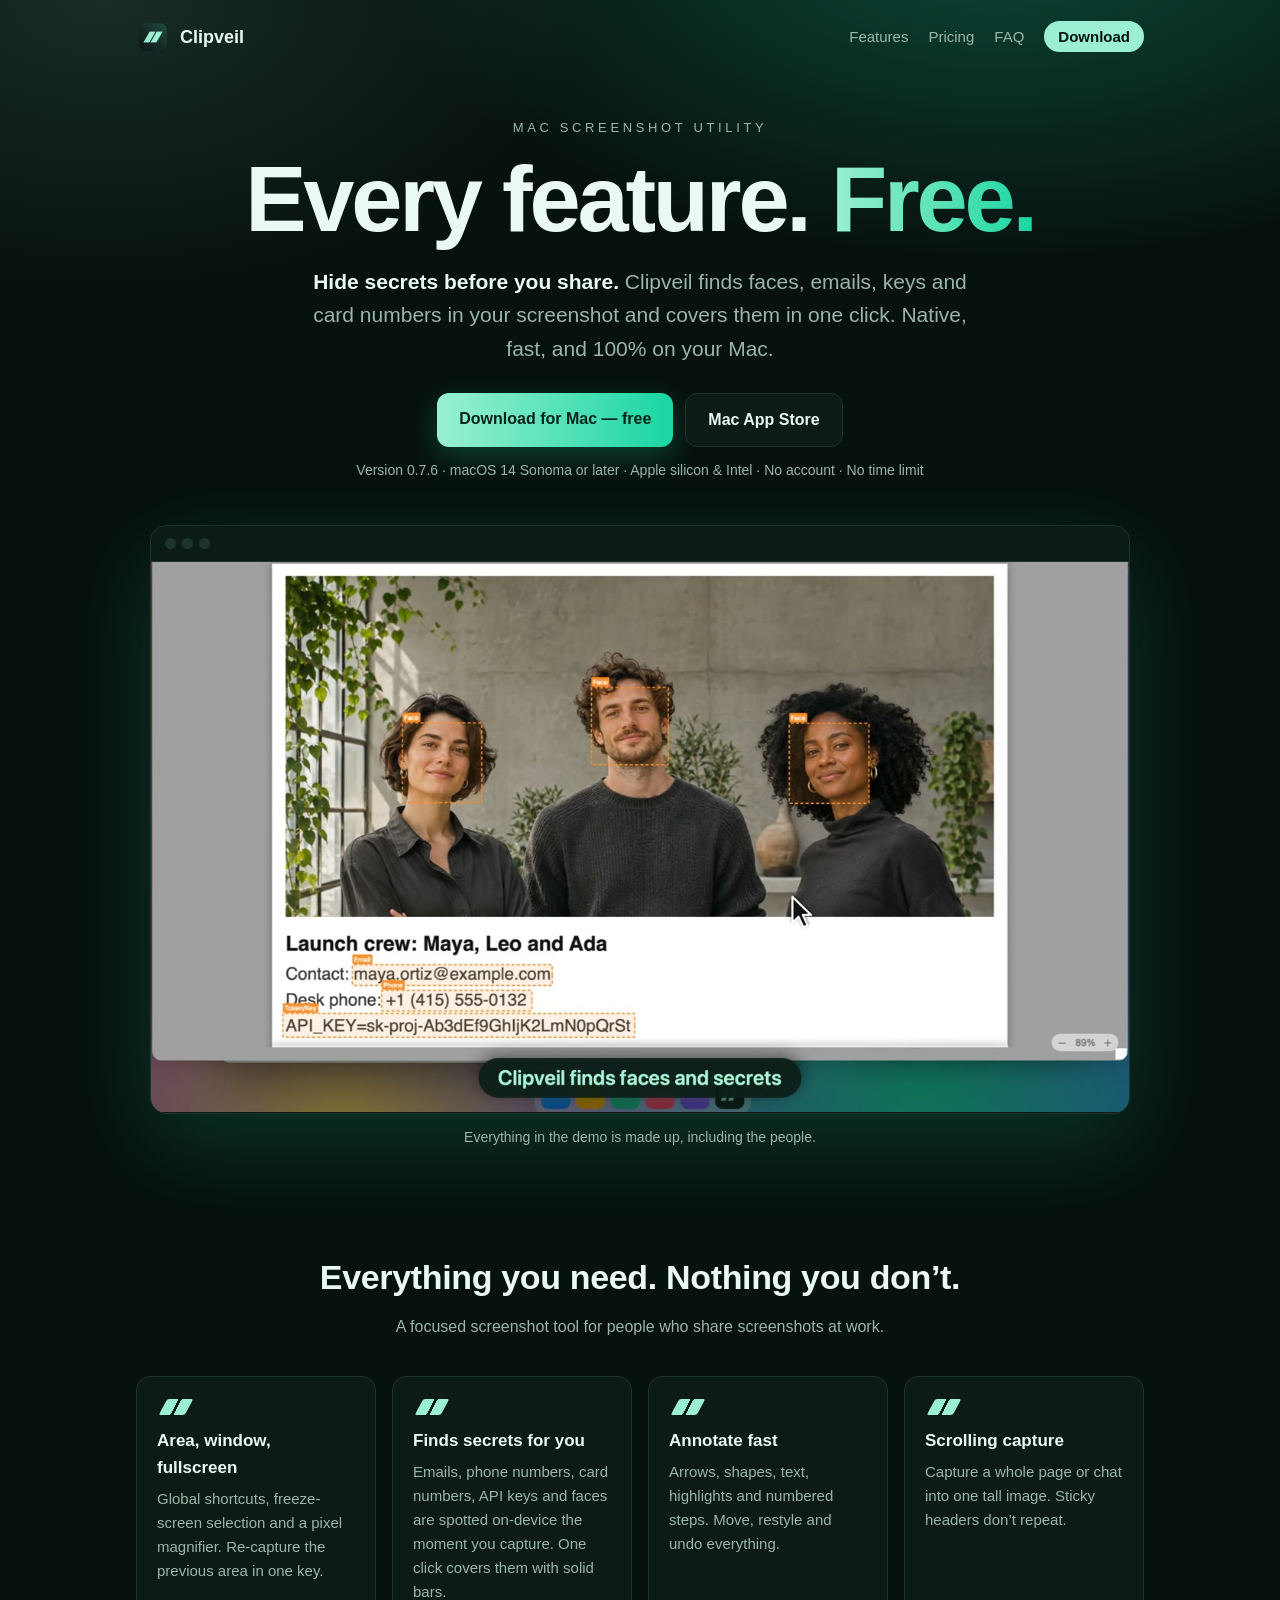
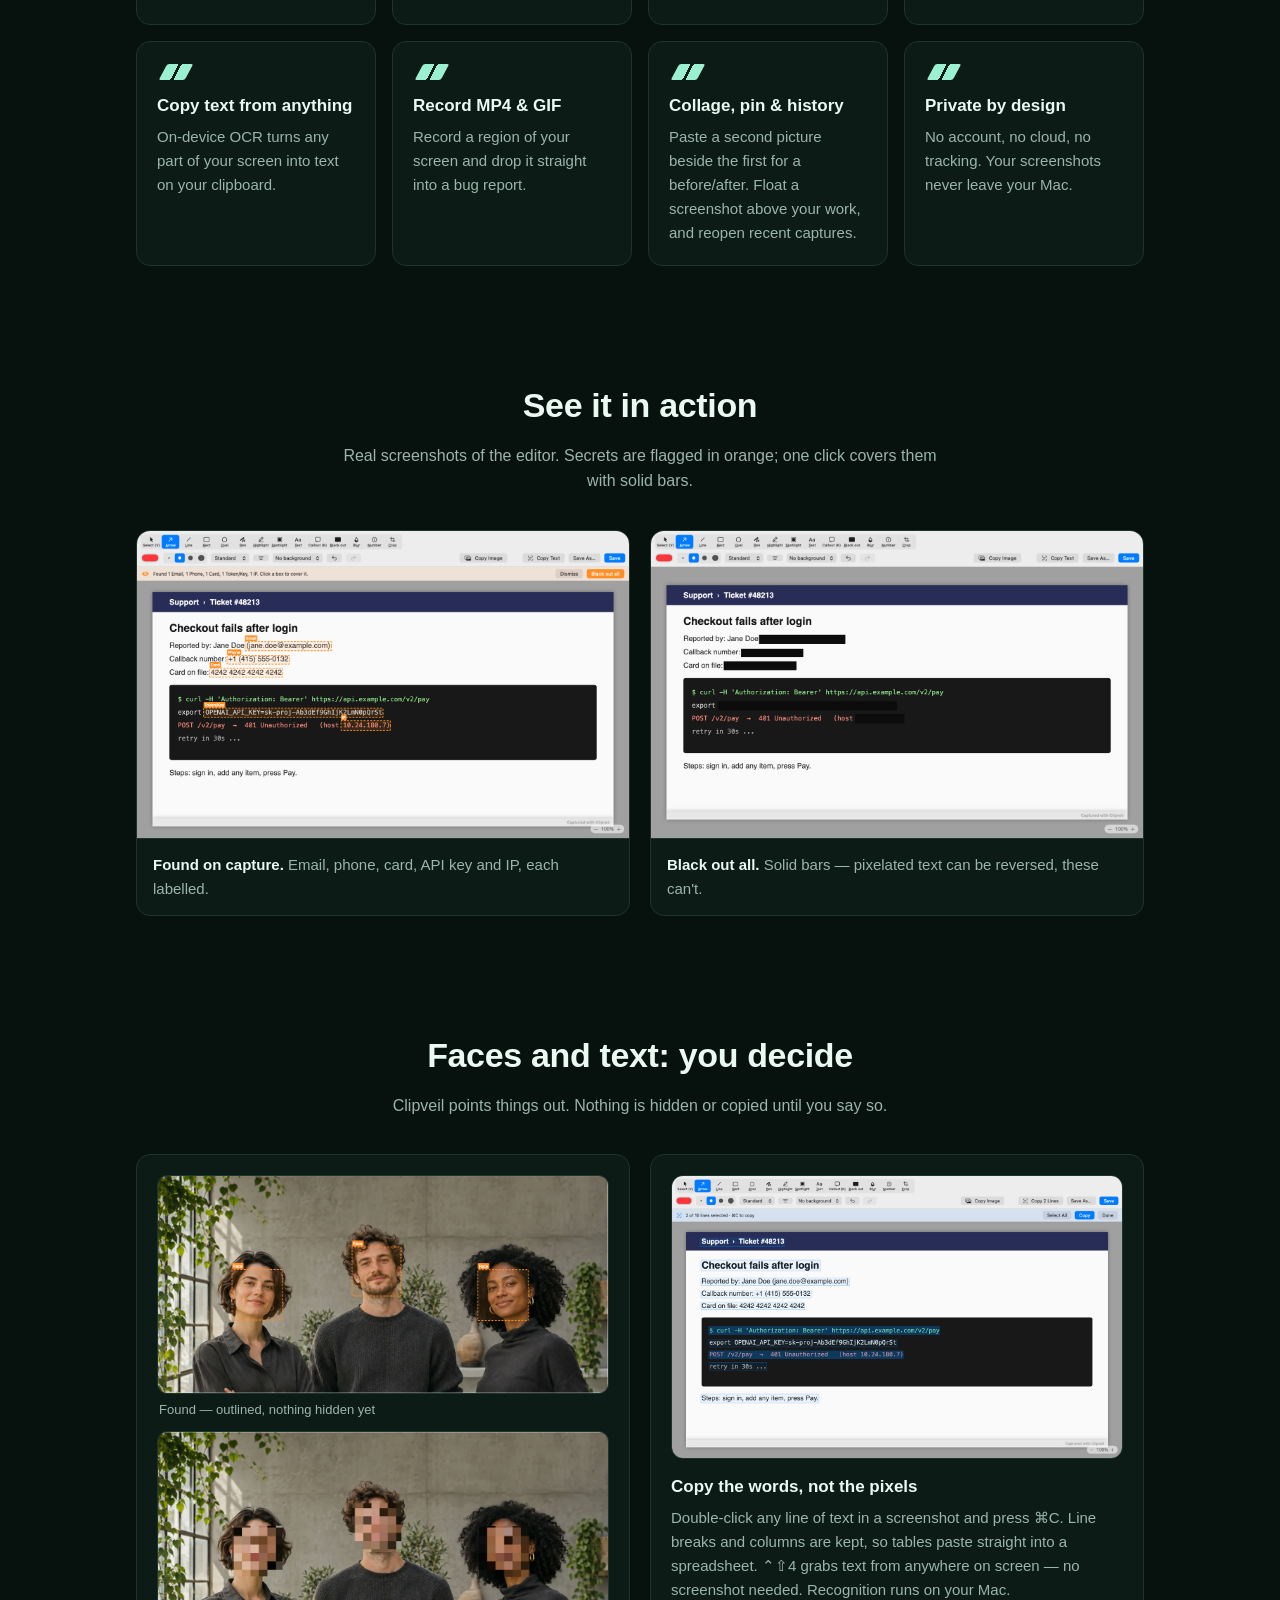
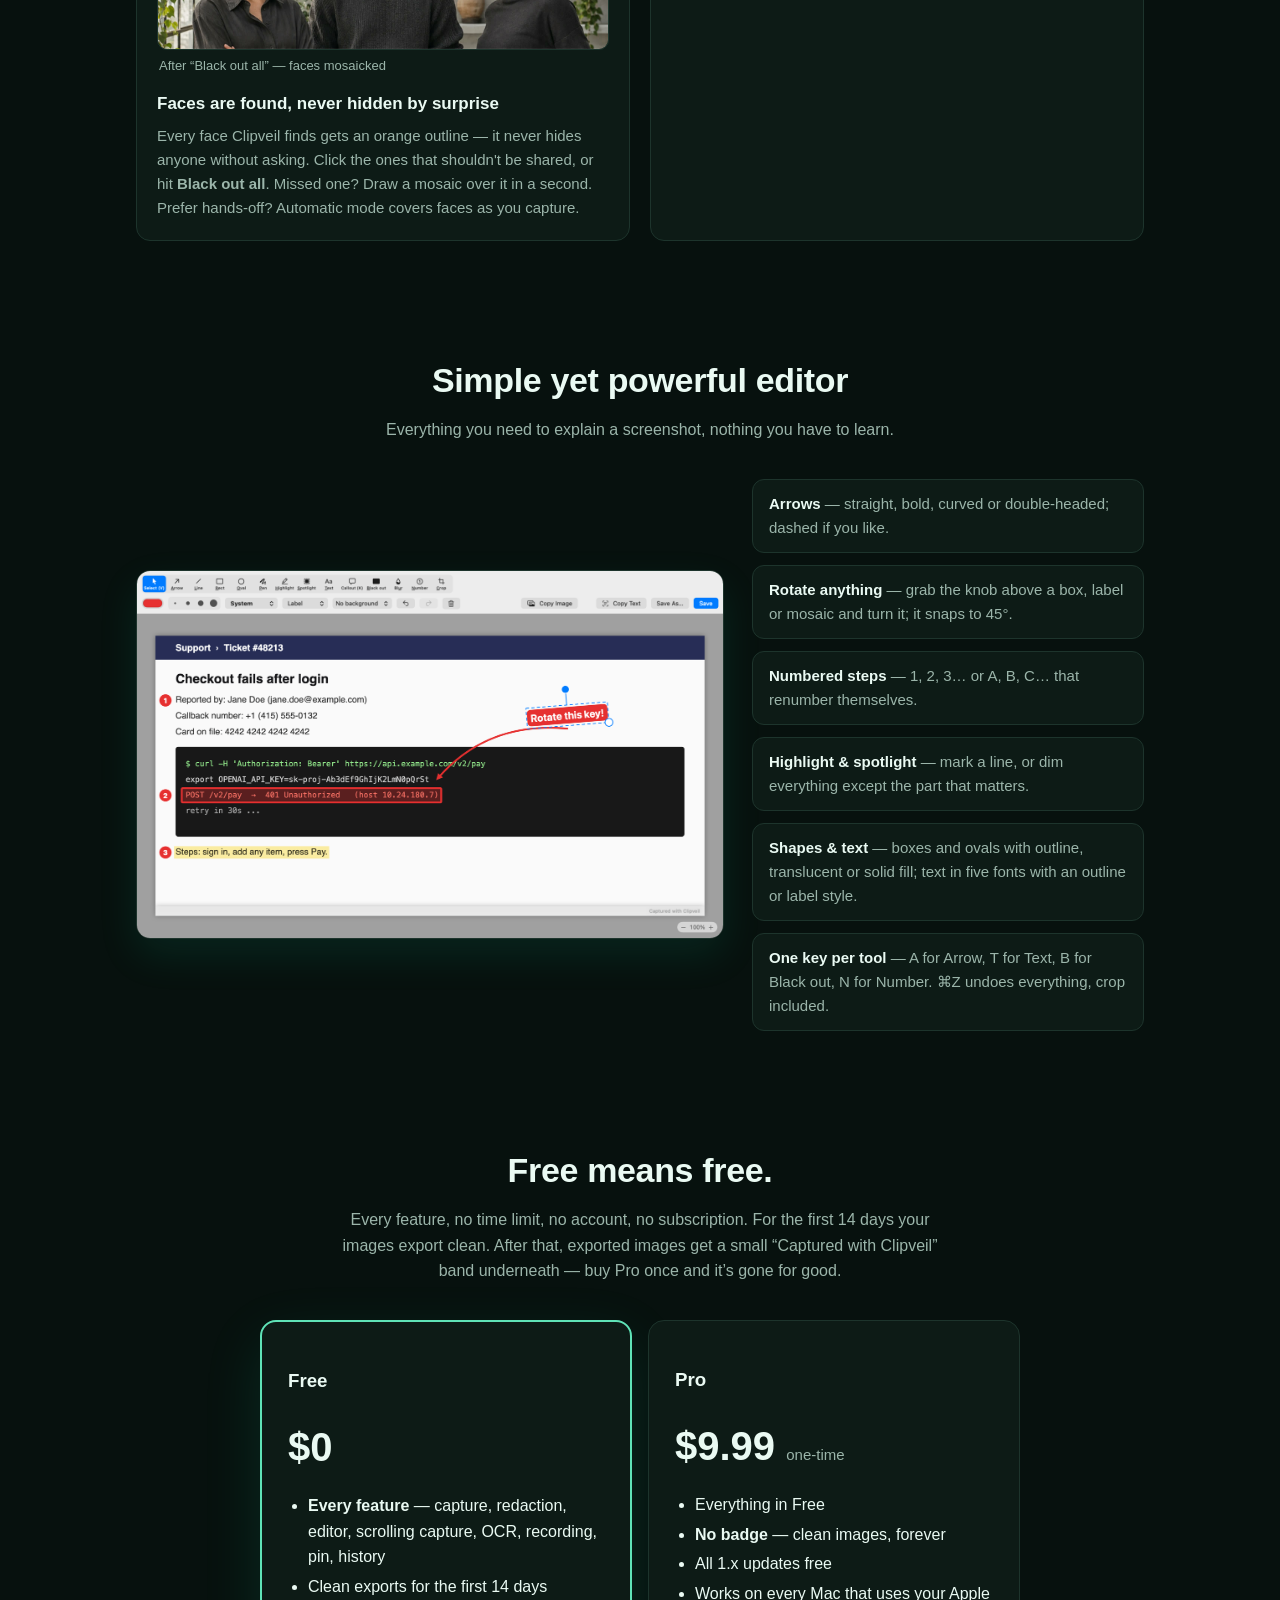
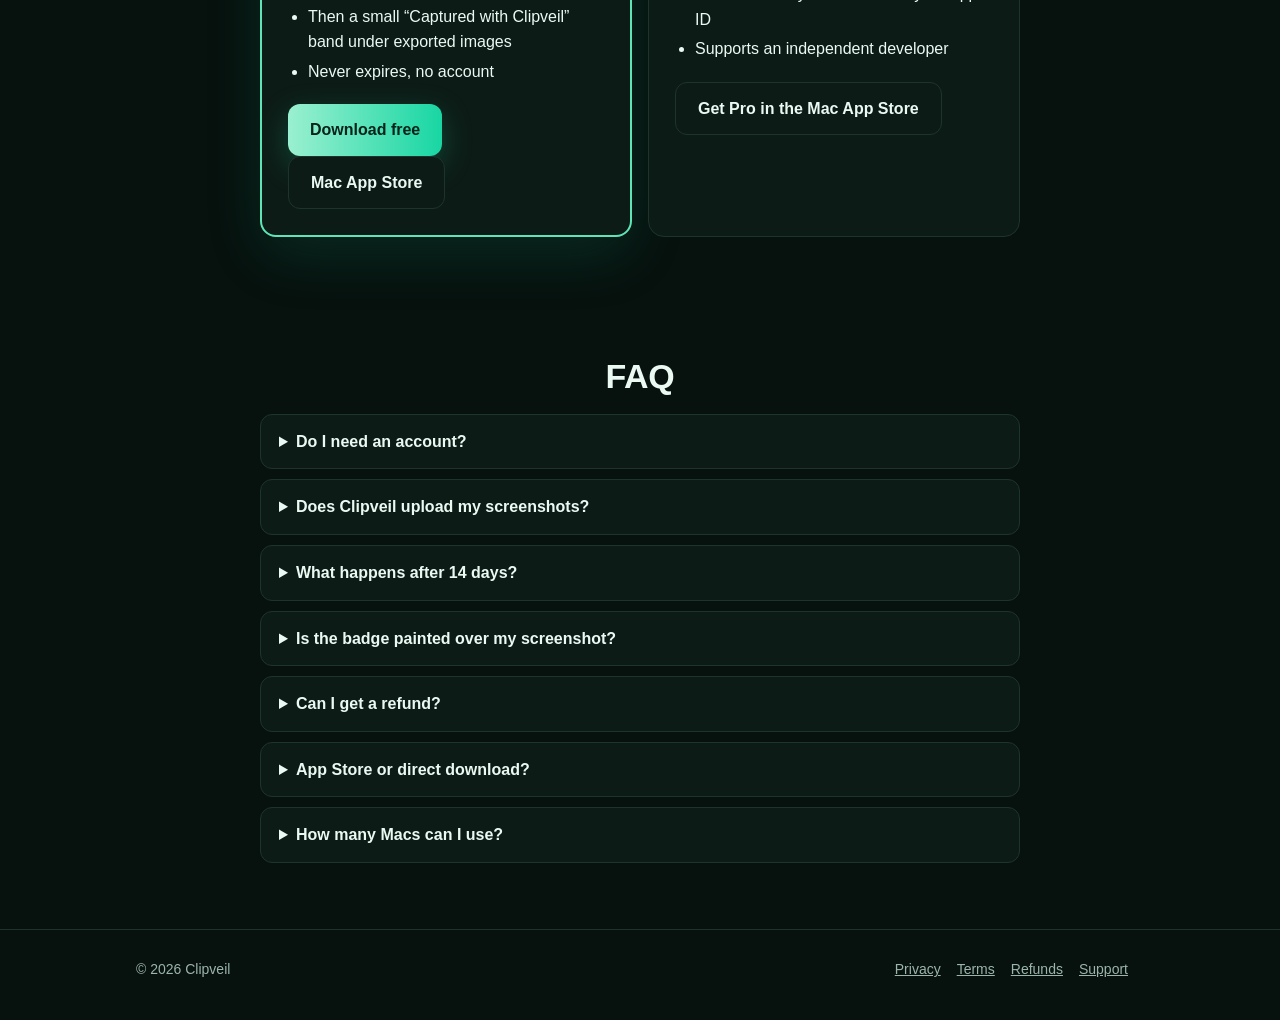
<file: index.html>
<!doctype html>
<html lang="en">
<head>
<meta charset="utf-8">
<meta name="viewport" content="width=device-width, initial-scale=1">
<title>Clipveil — every feature free. Hide secrets before you share.</title>
<meta name="description" content="Clipveil is a free, private macOS screenshot tool: capture, hide faces and secrets in one click, annotate and share — nothing ever leaves your Mac.">
<meta name="theme-color" content="#07110e">
<meta property="og:title" content="Clipveil — every feature free">
<meta property="og:description" content="The Mac screenshot tool that finds faces, emails, keys and card numbers and hides them in one click.">
<meta property="og:image" content="https://clipveil.app/img/demo-poster.jpg">
<link rel="icon" href="icon.png">
<link rel="stylesheet" href="style.css">
</head>
<body>
<div class="glow"></div>
<div class="wrap">
  <nav>
    <a class="brand" href="index.html"><img src="icon.png" alt="">Clipveil</a>
    <div class="links"><a href="#features">Features</a><a href="#pricing">Pricing</a><a href="#faq">FAQ</a><a class="keep pill" href="releases/Clipveil-latest.dmg">Download</a></div>
  </nav>

  <header class="hero">
    <p class="tag">Mac screenshot utility</p>
    <h1>Every feature. <span class="grad">Free.</span></h1>
    <p class="lead"><b>Hide secrets before you share.</b> Clipveil finds faces, emails, keys and card numbers in your screenshot and covers them in one click. Native, fast, and 100% on your Mac.</p>
    <div class="cta">
      <a class="btn primary" href="releases/Clipveil-latest.dmg">Download for Mac — free</a>
      <a class="btn ghost" href="https://apps.apple.com/app/clipveil/id6825523061">Mac App Store</a>
    </div>
    <p class="fine">Version 0.7.6 · macOS 14 Sonoma or later · Apple silicon &amp; Intel · No account · No time limit</p>

    <div class="demo">
      <div class="bar"><i></i><i></i><i></i></div>
      <video class="gif" src="img/demo.mp4" poster="img/demo-poster.jpg" autoplay muted loop playsinline width="1280" height="720" aria-label="Demo: Clipveil captures part of a desktop, outlines three faces, an email, a phone number and an API key, hides them all with one click, copies text from the image, then adds a highlight, a number, an arrow and a tilted callout"></video>
    </div>
    <p class="fine">Everything in the demo is made up, including the people.</p>
  </header>
</div>

<section id="features">
  <div class="wrap">
    <h2>Everything you need. Nothing you don’t.</h2>
    <p class="sub">A focused screenshot tool for people who share screenshots at work.</p>
    <div class="grid">
      <div class="card"><div class="mark"></div><h3>Area, window, fullscreen</h3><p>Global shortcuts, freeze-screen selection and a pixel magnifier. Re-capture the previous area in one key.</p></div>
      <div class="card"><div class="mark"></div><h3>Finds secrets for you</h3><p>Emails, phone numbers, card numbers, API keys and faces are spotted on-device the moment you capture. One click covers them with solid bars.</p></div>
      <div class="card"><div class="mark"></div><h3>Annotate fast</h3><p>Arrows, shapes, text, highlights and numbered steps. Move, restyle and undo everything.</p></div>
      <div class="card"><div class="mark"></div><h3>Scrolling capture</h3><p>Capture a whole page or chat into one tall image. Sticky headers don’t repeat.</p></div>
      <div class="card"><div class="mark"></div><h3>Copy text from anything</h3><p>On-device OCR turns any part of your screen into text on your clipboard.</p></div>
      <div class="card"><div class="mark"></div><h3>Record MP4 &amp; GIF</h3><p>Record a region of your screen and drop it straight into a bug report.</p></div>
      <div class="card"><div class="mark"></div><h3>Collage, pin &amp; history</h3><p>Paste a second picture beside the first for a before/after. Float a screenshot above your work, and reopen recent captures.</p></div>
      <div class="card"><div class="mark"></div><h3>Private by design</h3><p>No account, no cloud, no tracking. Your screenshots never leave your Mac.</p></div>
    </div>
  </div>
</section>

<section id="action">
  <div class="wrap">
    <h2>See it in action</h2>
    <p class="sub">Real screenshots of the editor. Secrets are flagged in orange; one click covers them with solid bars.</p>
    <div class="shots">
      <figure><img src="img/detect.png" alt="Editor right after a capture: five secrets outlined in orange with labels, and a banner offering Black out all" loading="lazy"><figcaption><b>Found on capture.</b> Email, phone, card, API key and IP, each labelled.</figcaption></figure>
      <figure><img src="img/blackout.png" alt="The same capture after Black out all: the secrets are covered by solid black bars, everything else is readable" loading="lazy"><figcaption><b>Black out all.</b> Solid bars — pixelated text can be reversed, these can't.</figcaption></figure>
    </div>
  </div>
</section>

<section id="control">
  <div class="wrap">
    <h2>Faces and text: you decide</h2>
    <p class="sub">Clipveil points things out. Nothing is hidden or copied until you say so.</p>
    <div class="duo">
      <div class="card">
        <div class="pair">
          <figure><img src="img/faces-found.jpg" alt="A photo of three people in the Clipveil editor: each face outlined in orange with a Face label, none hidden yet" loading="lazy"><figcaption>Found — outlined, nothing hidden yet</figcaption></figure>
          <figure><img src="img/faces-hidden.jpg" alt="The same photo with every face covered by a mosaic" loading="lazy"><figcaption>After “Black out all” — faces mosaicked</figcaption></figure>
        </div>
        <h3>Faces are found, never hidden by surprise</h3>
        <p>Every face Clipveil finds gets an orange outline — it never hides anyone without asking. Click the ones that shouldn't be shared, or hit <b>Black out all</b>. Missed one? Draw a mosaic over it in a second. Prefer hands-off? Automatic mode covers faces as you capture.</p>
      </div>
      <div class="card">
        <img src="img/copytext.png" alt="Editor in text mode: every recognised line outlined, two lines selected, a Copy 2 Lines button" loading="lazy" class="cardimg">
        <h3>Copy the words, not the pixels</h3>
        <p>Double-click any line of text in a screenshot and press ⌘C. Line breaks and columns are kept, so tables paste straight into a spreadsheet. ⌃⇧4 grabs text from anywhere on screen — no screenshot needed. Recognition runs on your Mac.</p>
      </div>
    </div>
  </div>
</section>

<section id="editor">
  <div class="wrap">
    <h2>Simple yet powerful editor</h2>
    <p class="sub">Everything you need to explain a screenshot, nothing you have to learn.</p>
    <div class="editorgrid">
      <img src="img/editor.png" alt="The Clipveil editor: a curved red arrow pointing at an email, numbered steps 1 to 3, a translucent red box over a log line, a yellow highlight over a line of text, and a tilted red label reading Token leaked here with its rotation handle" loading="lazy">
      <ul class="toollist">
        <li><b>Arrows</b> — straight, bold, curved or double-headed; dashed if you like.</li>
        <li><b>Rotate anything</b> — grab the knob above a box, label or mosaic and turn it; it snaps to 45°.</li>
        <li><b>Numbered steps</b> — 1, 2, 3… or A, B, C… that renumber themselves.</li>
        <li><b>Highlight &amp; spotlight</b> — mark a line, or dim everything except the part that matters.</li>
        <li><b>Shapes &amp; text</b> — boxes and ovals with outline, translucent or solid fill; text in five fonts with an outline or label style.</li>
        <li><b>One key per tool</b> — A for Arrow, T for Text, B for Black out, N for Number. ⌘Z undoes everything, crop included.</li>
      </ul>
    </div>
  </div>
</section>

<section id="pricing">
  <div class="wrap">
    <h2>Free means free.</h2>
    <p class="sub">Every feature, no time limit, no account, no subscription. For the first 14 days your images export clean. After that, exported images get a small “Captured with Clipveil” band underneath — buy Pro once and it’s gone for good.</p>
    <div class="pricing">
      <div class="plan pro">
        <h3>Free</h3>
        <div class="price">$0</div>
        <ul>
          <li><b>Every feature</b> — capture, redaction, editor, scrolling capture, OCR, recording, pin, history</li>
          <li>Clean exports for the first 14 days</li>
          <li>Then a small “Captured with Clipveil” band under exported images</li>
          <li>Never expires, no account</li>
        </ul>
        <a class="btn primary" href="releases/Clipveil-latest.dmg">Download free</a>
        <a class="btn ghost" href="https://apps.apple.com/app/clipveil/id6825523061">Mac App Store</a>
      </div>
      <div class="plan">
        <h3>Pro</h3>
        <div class="price">$9.99 <small>one-time</small></div>
        <ul>
          <li>Everything in Free</li>
          <li><b>No badge</b> — clean images, forever</li>
          <li>All 1.x updates free</li>
          <li>Works on every Mac that uses your Apple ID</li>
          <li>Supports an independent developer</li>
        </ul>
        <a class="btn ghost" href="https://apps.apple.com/app/clipveil/id6825523061">Get Pro in the Mac App Store</a>
      </div>
    </div>
  </div>
</section>

<section id="faq" class="faq">
  <div class="wrap">
    <h2>FAQ</h2>
    <details><summary>Do I need an account?</summary><p>No. Download, grant Screen Recording permission, and start capturing. Pro is an optional purchase in the Mac App Store version.</p></details>
    <details><summary>Does Clipveil upload my screenshots?</summary><p>Never. Capturing, OCR and editing all happen on your Mac. The only network requests are the update check in the direct download and, in the Mac App Store version, Apple’s purchase check for Pro.</p></details>
    <details><summary>What happens after 14 days?</summary><p>Nothing stops working. Every feature stays free; images you copy, save or share simply get a small “Captured with Clipveil” band underneath. Pro removes it.</p></details>
    <details><summary>Is the badge painted over my screenshot?</summary><p>No. It’s a slim band added below the image, so nothing you captured is covered.</p></details>
    <details><summary>Can I get a refund?</summary><p>Pro is bought through the Mac App Store, so Apple handles refunds. See the <a href="refund.html">refund policy</a> for how to ask.</p></details>
    <details><summary>App Store or direct download?</summary><p>Both are the same app with every feature. Pro is sold only in the <a href="https://apps.apple.com/app/clipveil/id6825523061">Mac App Store</a> version, so get that one if you want images without the band. The direct download stays free and cannot be upgraded for now.</p></details>
    <details><summary>How many Macs can I use?</summary><p>Pro works on every Mac signed in to the Apple ID that bought it. Use Restore Purchases on a second Mac.</p></details>
  </div>
</section>

<footer>
  <div class="wrap">
    <div>© 2026 Clipveil</div>
    <div><a href="privacy.html">Privacy</a><a href="terms.html">Terms</a><a href="refund.html">Refunds</a><a href="mailto:support@clipveil.app">Support</a></div>
  </div>
</footer>
</body>
</html>
</file>
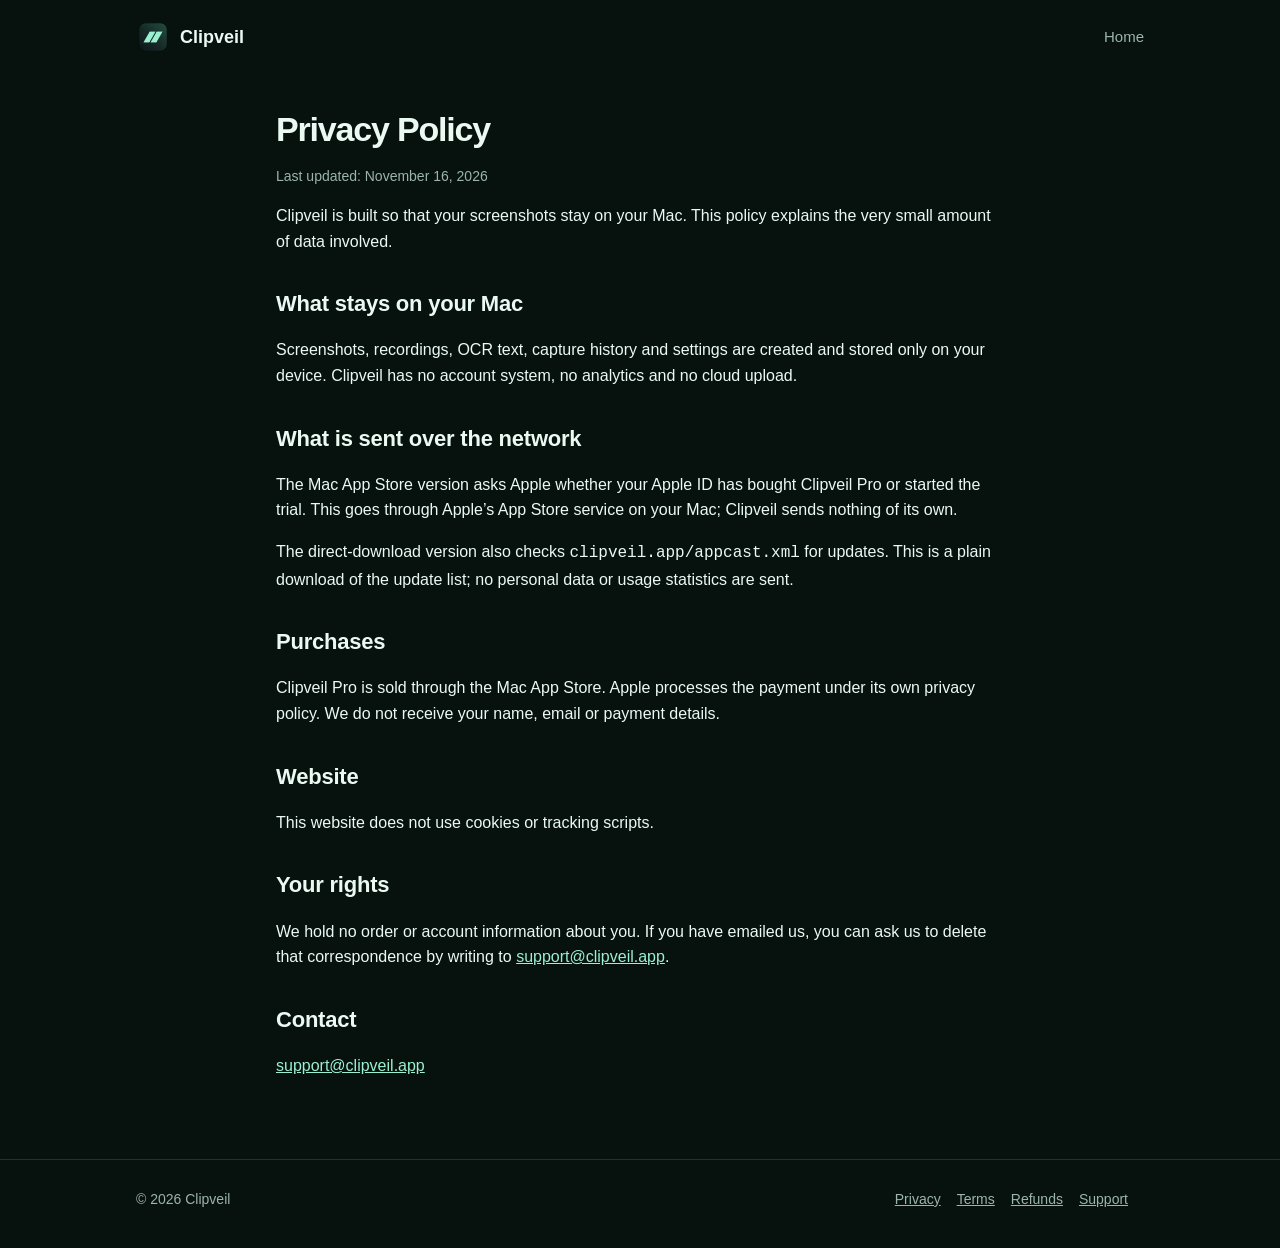
<file: privacy.html>
<!doctype html>
<html lang="en">
<head>
<meta charset="utf-8">
<meta name="viewport" content="width=device-width, initial-scale=1">
<title>Clipveil Privacy Policy</title>
<link rel="icon" href="icon.png">
<link rel="stylesheet" href="style.css">
</head>
<body>
<div class="wrap"><nav><a class="brand" href="index.html"><img src="icon.png" alt="">Clipveil</a><div class="links"><a class="keep" href="index.html">Home</a></div></nav></div>
<main class="doc">
<h1>Privacy Policy</h1>
<p class="fine">Last updated: November 16, 2026</p>

<p>Clipveil is built so that your screenshots stay on your Mac. This policy explains the very small amount of data involved.</p>
<h2>What stays on your Mac</h2>
<p>Screenshots, recordings, OCR text, capture history and settings are created and stored only on your device. Clipveil has no account system, no analytics and no cloud upload.</p>
<h2>What is sent over the network</h2>
<p>The Mac App Store version asks Apple whether your Apple ID has bought Clipveil Pro or started the trial. This goes through Apple’s App Store service on your Mac; Clipveil sends nothing of its own.</p>
<p>The direct-download version also checks <code>clipveil.app/appcast.xml</code> for updates. This is a plain download of the update list; no personal data or usage statistics are sent.</p>
<h2>Purchases</h2>
<p>Clipveil Pro is sold through the Mac App Store. Apple processes the payment under its own privacy policy. We do not receive your name, email or payment details.</p>
<h2>Website</h2>
<p>This website does not use cookies or tracking scripts.</p>
<h2>Your rights</h2>
<p>We hold no order or account information about you. If you have emailed us, you can ask us to delete that correspondence by writing to <a href="mailto:support@clipveil.app">support@clipveil.app</a>.</p>
<h2>Contact</h2>
<p><a href="mailto:support@clipveil.app">support@clipveil.app</a></p>

</main>
<footer><div class="wrap"><div>© 2026 Clipveil</div><div><a href="privacy.html">Privacy</a><a href="terms.html">Terms</a><a href="refund.html">Refunds</a><a href="mailto:support@clipveil.app">Support</a></div></div></footer>
</body>
</html>
</file>
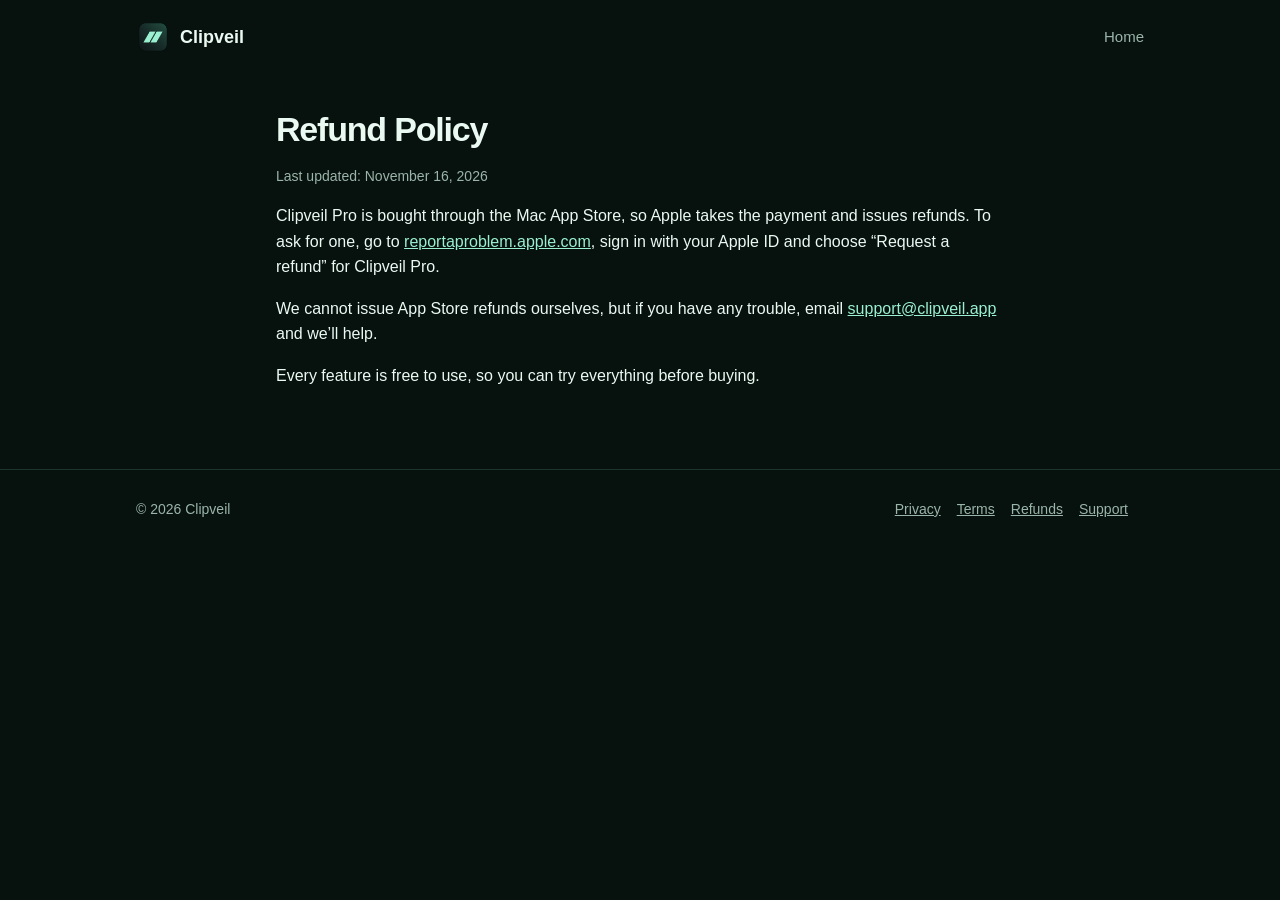
<file: refund.html>
<!doctype html>
<html lang="en">
<head>
<meta charset="utf-8">
<meta name="viewport" content="width=device-width, initial-scale=1">
<title>Clipveil Refund Policy</title>
<link rel="icon" href="icon.png">
<link rel="stylesheet" href="style.css">
</head>
<body>
<div class="wrap"><nav><a class="brand" href="index.html"><img src="icon.png" alt="">Clipveil</a><div class="links"><a class="keep" href="index.html">Home</a></div></nav></div>
<main class="doc">
<h1>Refund Policy</h1>
<p class="fine">Last updated: November 16, 2026</p>

<p>Clipveil Pro is bought through the Mac App Store, so Apple takes the payment and issues refunds. To ask for one, go to <a href="https://reportaproblem.apple.com">reportaproblem.apple.com</a>, sign in with your Apple ID and choose “Request a refund” for Clipveil Pro.</p>
<p>We cannot issue App Store refunds ourselves, but if you have any trouble, email <a href="mailto:support@clipveil.app">support@clipveil.app</a> and we’ll help.</p>
<p>Every feature is free to use, so you can try everything before buying.</p>

</main>
<footer><div class="wrap"><div>© 2026 Clipveil</div><div><a href="privacy.html">Privacy</a><a href="terms.html">Terms</a><a href="refund.html">Refunds</a><a href="mailto:support@clipveil.app">Support</a></div></div></footer>
</body>
</html>
</file>
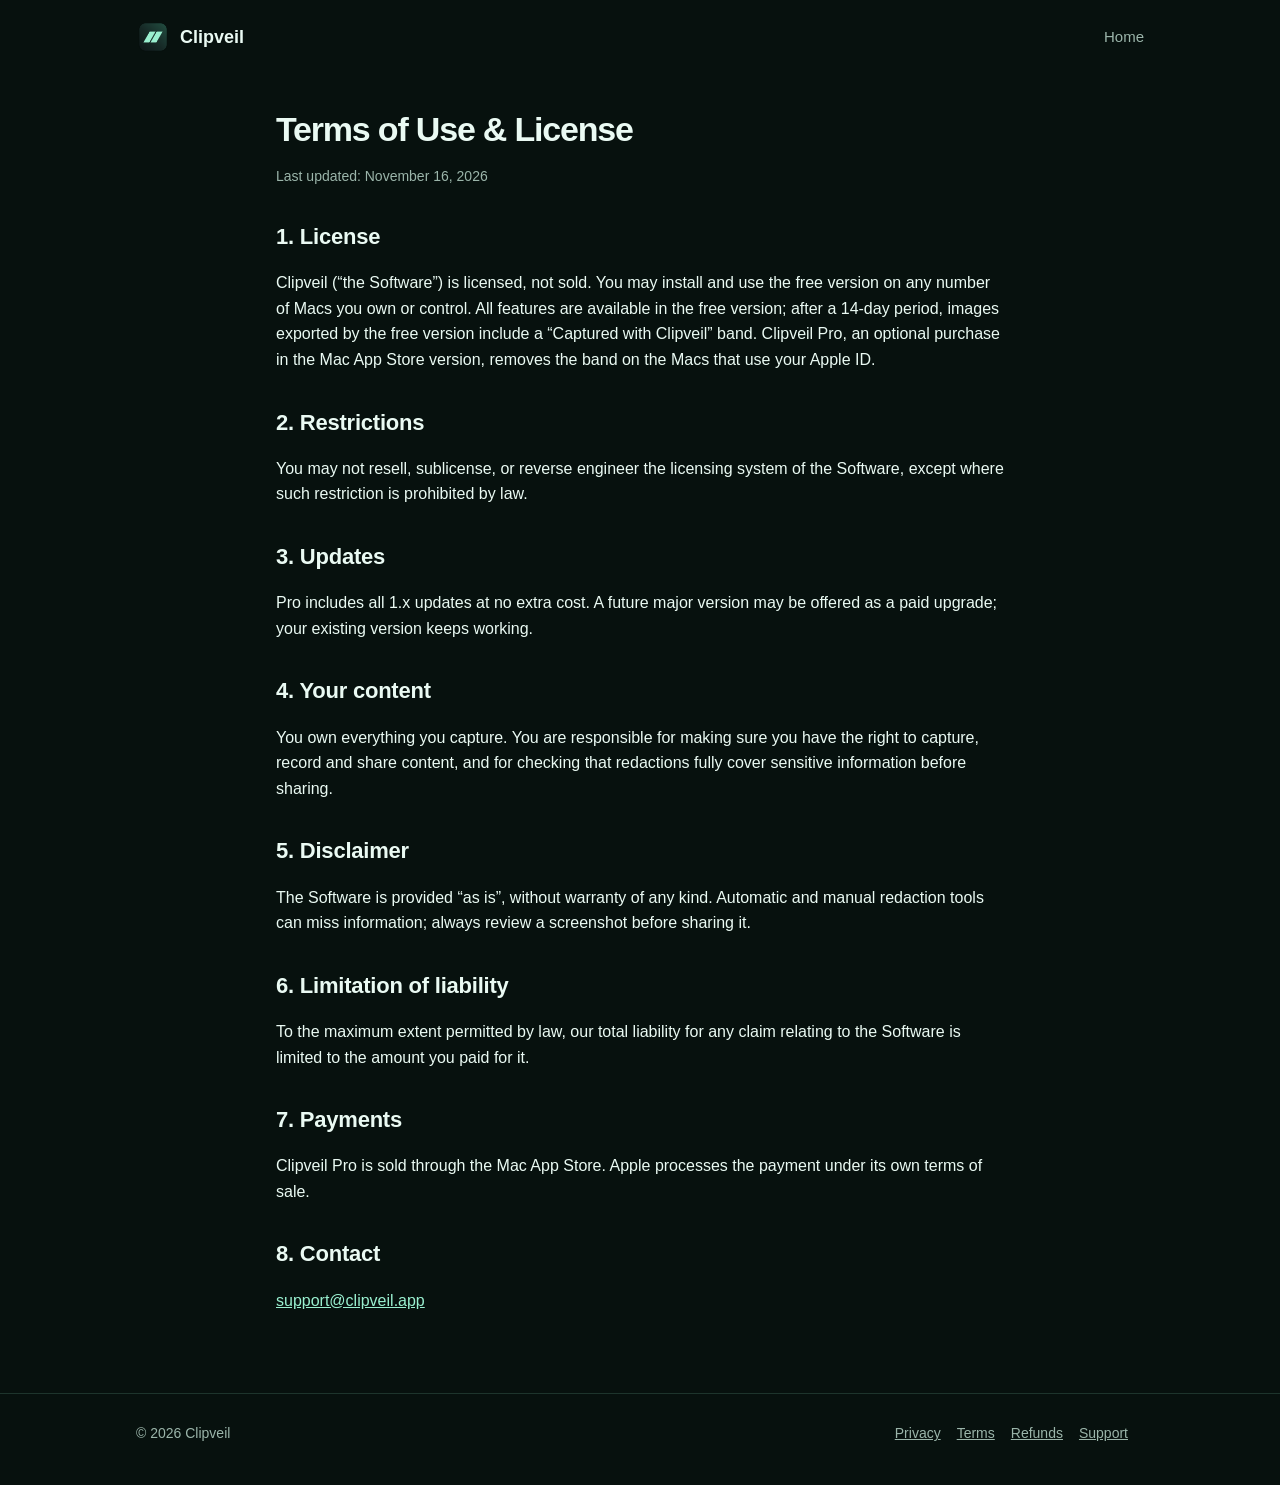
<file: terms.html>
<!doctype html>
<html lang="en">
<head>
<meta charset="utf-8">
<meta name="viewport" content="width=device-width, initial-scale=1">
<title>Clipveil Terms of Use &amp; License</title>
<link rel="icon" href="icon.png">
<link rel="stylesheet" href="style.css">
</head>
<body>
<div class="wrap"><nav><a class="brand" href="index.html"><img src="icon.png" alt="">Clipveil</a><div class="links"><a class="keep" href="index.html">Home</a></div></nav></div>
<main class="doc">
<h1>Terms of Use &amp; License</h1>
<p class="fine">Last updated: November 16, 2026</p>

<h2>1. License</h2>
<p>Clipveil (“the Software”) is licensed, not sold. You may install and use the free version on any number of Macs you own or control. All features are available in the free version; after a 14-day period, images exported by the free version include a “Captured with Clipveil” band. Clipveil Pro, an optional purchase in the Mac App Store version, removes the band on the Macs that use your Apple ID.</p>
<h2>2. Restrictions</h2>
<p>You may not resell, sublicense, or reverse engineer the licensing system of the Software, except where such restriction is prohibited by law.</p>
<h2>3. Updates</h2>
<p>Pro includes all 1.x updates at no extra cost. A future major version may be offered as a paid upgrade; your existing version keeps working.</p>
<h2>4. Your content</h2>
<p>You own everything you capture. You are responsible for making sure you have the right to capture, record and share content, and for checking that redactions fully cover sensitive information before sharing.</p>
<h2>5. Disclaimer</h2>
<p>The Software is provided “as is”, without warranty of any kind. Automatic and manual redaction tools can miss information; always review a screenshot before sharing it.</p>
<h2>6. Limitation of liability</h2>
<p>To the maximum extent permitted by law, our total liability for any claim relating to the Software is limited to the amount you paid for it.</p>
<h2>7. Payments</h2>
<p>Clipveil Pro is sold through the Mac App Store. Apple processes the payment under its own terms of sale.</p>
<h2>8. Contact</h2>
<p><a href="mailto:support@clipveil.app">support@clipveil.app</a></p>

</main>
<footer><div class="wrap"><div>© 2026 Clipveil</div><div><a href="privacy.html">Privacy</a><a href="terms.html">Terms</a><a href="refund.html">Refunds</a><a href="mailto:support@clipveil.app">Support</a></div></div></footer>
</body>
</html>
</file>
<file: style.css>
:root {
  --bg: #07110e; --fg: #eafaf3; --muted: #9bb5aa; --card: #0d1b16; --line: #1d342c;
  --a1: #9af0d0; --a2: #5fe3b7; --a3: #18d6a3; --chip: #12261f; color-scheme: dark;
}
* { box-sizing: border-box; }
body { margin: 0; background: var(--bg); color: var(--fg);
  font: 16px/1.6 -apple-system, BlinkMacSystemFont, "Inter", "Hiragino Sans", "Segoe UI", sans-serif; }
a { color: var(--a1); }
.glow { position: absolute; inset: 0 0 auto 0; height: 720px; z-index: -1; pointer-events: none;
  background: radial-gradient(900px 480px at 78% -10%, rgba(24,214,163,.28), transparent 70%), radial-gradient(700px 420px at 8% 0%, rgba(154,240,208,.12), transparent 70%); }
body { position: relative; }
.wrap { max-width: 1040px; margin: 0 auto; padding: 0 16px; }
nav { display: flex; align-items: center; justify-content: space-between; padding: 20px 0; }
nav .brand { display: flex; align-items: center; gap: 10px; font-weight: 700; font-size: 18px; color: var(--fg); text-decoration: none; }
nav .brand img { width: 34px; height: 34px; }
nav .links a.pill { color: var(--bg); background: var(--a1); padding: 7px 14px; border-radius: 999px; font-weight: 600; }
nav .links a { color: var(--muted); text-decoration: none; margin-left: 20px; font-size: 15px; }
.hero { text-align: center; padding: 44px 0 32px; }
.tag { text-transform: uppercase; letter-spacing: .28em; font-size: 13px; color: var(--muted); margin: 0; }
.hero img.icon { width: 120px; height: 120px; }
h1 { font-size: clamp(44px, 9vw, 92px); line-height: 1.02; margin: 14px 0 18px; letter-spacing: -0.035em; font-weight: 800; }
.grad { background: linear-gradient(90deg, var(--a1), var(--a2), var(--a3)); -webkit-background-clip: text; background-clip: text; color: transparent; }
.lead { font-size: clamp(17px, 2.2vw, 21px); color: var(--muted); max-width: 680px; margin: 0 auto 28px; }
.lead b { color: var(--fg); }
.cta { display: flex; gap: 12px; justify-content: center; flex-wrap: wrap; }
.btn { display: inline-block; padding: 13px 22px; border-radius: 12px; font-weight: 600; text-decoration: none; }
.btn.primary { background: linear-gradient(90deg, var(--a1), var(--a3)); color: #06231a; box-shadow: 0 10px 30px rgba(24,214,163,.25); }
.btn.ghost { border: 1px solid var(--line); color: var(--fg); background: var(--card); }
.fine { color: var(--muted); font-size: 14px; margin-top: 12px; }
.demo { margin: 44px auto 0; max-width: 980px; background: var(--card); border: 1px solid var(--line); border-radius: 16px;
  box-shadow: 0 30px 90px rgba(24, 214, 163, .18); overflow: hidden; text-align: left; }
.demo .bar { display: flex; gap: 6px; padding: 12px 14px; border-bottom: 1px solid var(--line); }
.demo .bar i { width: 11px; height: 11px; border-radius: 50%; background: var(--line); }
.demo .body { padding: 22px 26px 28px; position: relative; }
.demo .gif { display: block; width: 100%; height: auto; }
.shots { display: grid; grid-template-columns: repeat(auto-fit, minmax(300px, 1fr)); gap: 20px; }
.shots figure { margin: 0; background: var(--card); border: 1px solid var(--line); border-radius: 14px; overflow: hidden; }
.shots img { display: block; width: 100%; height: auto; border-bottom: 1px solid var(--line); }
.shots figcaption { padding: 14px 16px; font-size: 15px; color: var(--muted); }
.shots figcaption b { color: var(--fg); }
.editorgrid { display: grid; grid-template-columns: 3fr 2fr; gap: 28px; align-items: center; }
.editorgrid img { display: block; width: 100%; height: auto; border-radius: 14px; border: 1px solid var(--line); box-shadow: 0 16px 40px rgba(24, 214, 163, .10); }
.toollist { list-style: none; padding: 0; margin: 0; display: grid; gap: 12px; }
.toollist li { background: var(--card); border: 1px solid var(--line); border-radius: 12px; padding: 12px 16px; font-size: 15px; color: var(--muted); }
.toollist b { color: var(--fg); }
@media (max-width: 760px) { .editorgrid { grid-template-columns: 1fr; } }
.duo { display: grid; grid-template-columns: repeat(auto-fit, minmax(320px, 1fr)); gap: 20px; }
.duo .card h3 { margin-top: 14px; }
.pair { display: grid; gap: 10px; }
.pair figure { margin: 0; }
.pair img { display: block; width: 100%; height: auto; border-radius: 10px; border: 1px solid var(--line); }
.pair figcaption { font-size: 13px; color: var(--muted); padding: 6px 2px 0; }
.cardimg { display: block; width: 100%; height: auto; border-radius: 12px; border: 1px solid var(--line); }
.msg { display: flex; gap: 12px; margin-bottom: 18px; }
.av { width: 36px; height: 36px; border-radius: 8px; background: var(--chip); flex: none; }
.msg b { display: block; }
.mosaic { display: inline-block; vertical-align: middle; width: 190px; height: 18px; border-radius: 4px;
  background: repeating-linear-gradient(90deg, #b9b2f2 0 12px, #d8d3fb 12px 24px, #a79ff0 24px 36px); }
.mosaic.short { width: 120px; }
.step { position: absolute; width: 28px; height: 28px; border-radius: 50%; background: #e5484d; color: #fff; font-weight: 800;
  display: grid; place-items: center; border: 2px solid #fff; font-size: 14px; }
.box { position: absolute; border: 3px solid #e5484d; border-radius: 6px; }
section { padding: 56px 0; }
h2 { font-size: clamp(26px, 4vw, 34px); text-align: center; margin: 0 0 10px; letter-spacing: -0.01em; }
.sub { text-align: center; color: var(--muted); margin: 0 auto 36px; max-width: 600px; }
.grid { display: grid; grid-template-columns: repeat(auto-fit, minmax(240px, 1fr)); gap: 16px; }
.card { background: var(--card); border: 1px solid var(--line); border-radius: 14px; padding: 20px; }
.card h3 { margin: 6px 0 6px; font-size: 17px; }
.card p { margin: 0; color: var(--muted); font-size: 15px; }
.mark { width: 26px; height: 16px; background: linear-gradient(90deg, var(--a1) 0 44%, transparent 44% 56%, var(--a1) 56%); transform: skewX(-28deg); margin: 2px 0 12px 6px; border-radius: 2px; }
.pricing { display: grid; grid-template-columns: repeat(auto-fit, minmax(280px, 1fr)); gap: 16px; max-width: 760px; margin: 0 auto; }
.plan { background: var(--card); border: 1px solid var(--line); border-radius: 16px; padding: 26px; }
.plan.pro { border: 2px solid var(--a2); box-shadow: 0 20px 60px rgba(24,214,163,.12); }
.price { font-size: 40px; font-weight: 800; margin: 6px 0; }
.price small { font-size: 15px; font-weight: 500; color: var(--muted); }
.plan ul { padding-left: 20px; margin: 14px 0 20px; }
.plan li { margin: 4px 0; }
.faq details { background: var(--card); border: 1px solid var(--line); border-radius: 12px; padding: 14px 18px; margin: 0 auto 10px; max-width: 760px; }
.faq summary { font-weight: 600; cursor: pointer; }
footer { border-top: 1px solid var(--line); padding: 28px 0 40px; color: var(--muted); font-size: 14px; }
footer .wrap { display: flex; flex-wrap: wrap; gap: 16px; justify-content: space-between; }
footer a { color: var(--muted); margin-right: 16px; }
.doc { max-width: 760px; margin: 0 auto; padding: 24px 16px 64px; }
.doc h1 { font-size: 34px; }
.doc h2 { text-align: left; font-size: 22px; margin-top: 32px; }
.note { background: var(--chip); border-radius: 10px; padding: 12px 16px; font-size: 14px; color: var(--muted); }
@media (max-width: 560px) { nav .links a:not(.keep) { display: none; } .demo .body { padding: 18px; } .box, .step { display: none; } }
</file>
